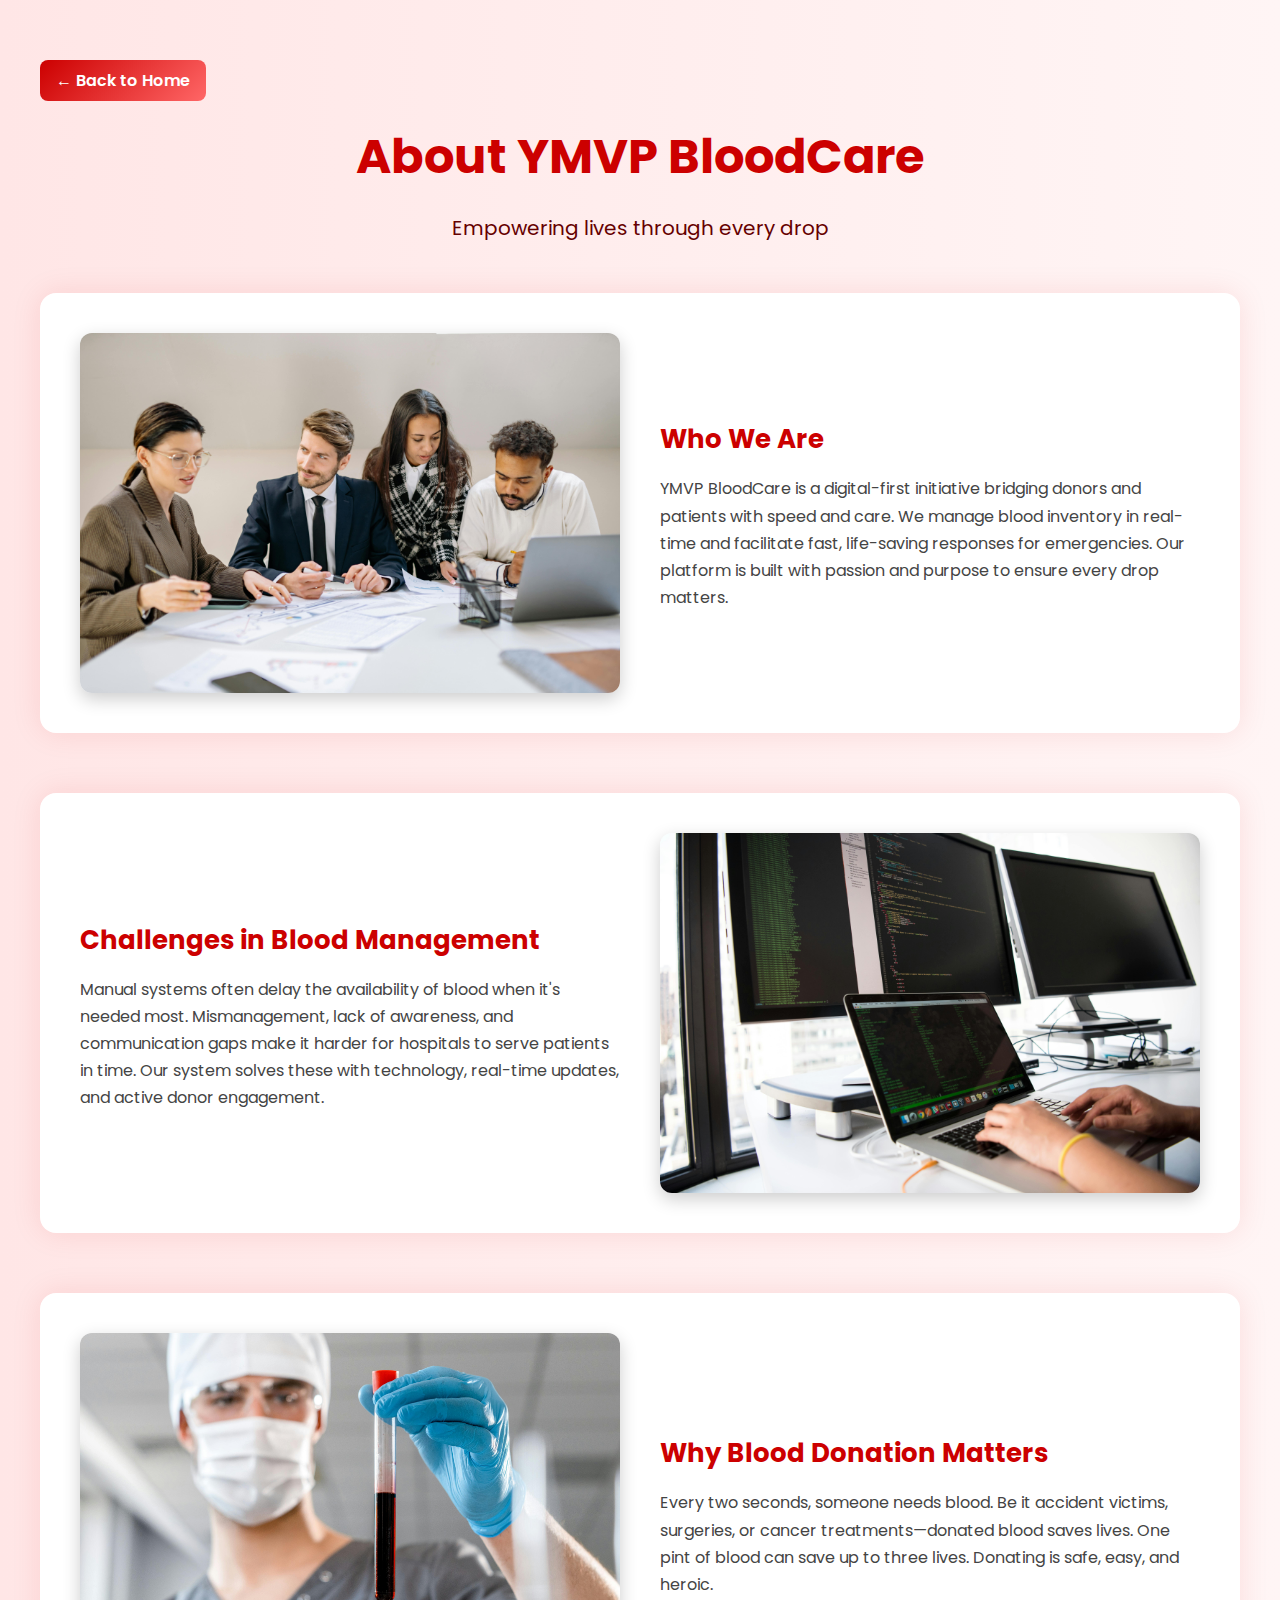
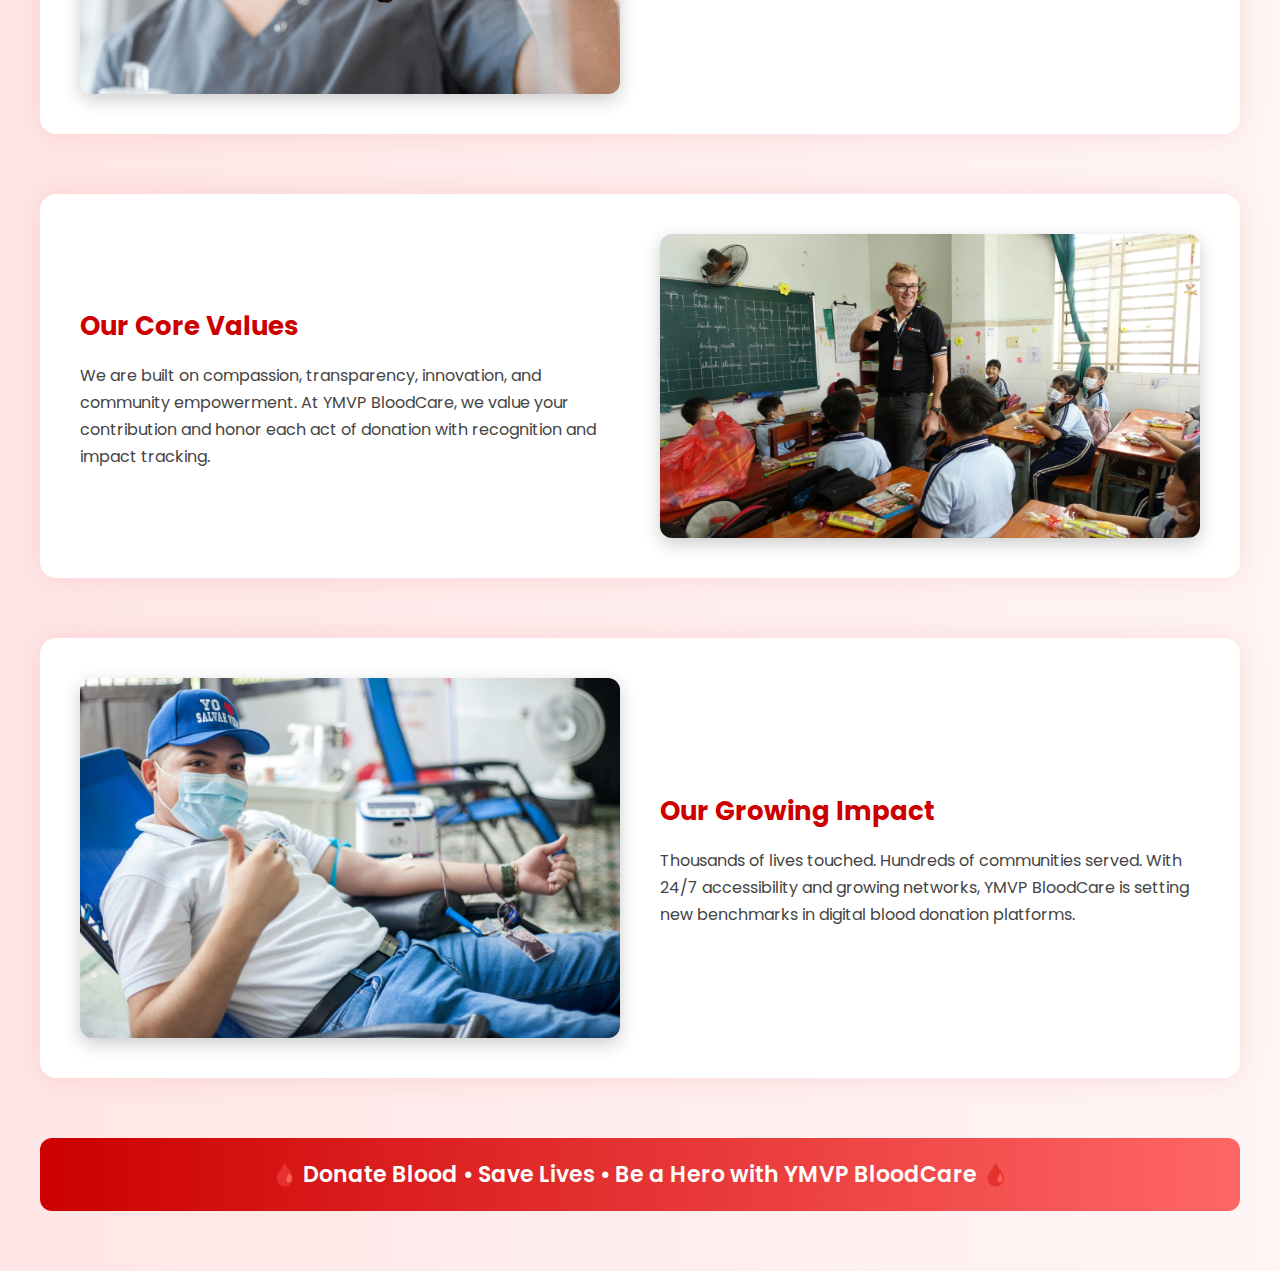
<file: about.html>
<!DOCTYPE html>
<html lang="en">
<head>
  <meta charset="UTF-8" />
  <meta name="viewport" content="width=device-width, initial-scale=1.0"/>
  <title>About Us - YMVP BloodCare</title>
  <link href="https://fonts.googleapis.com/css2?family=Poppins:wght@400;600;700&display=swap" rel="stylesheet">
  <style>
    body {
      margin: 0;
      padding: 0;
      font-family: 'Poppins', sans-serif;
      background: linear-gradient(to right, #ffe6e6, #fff5f5);
      color: #333;
    }

    .about-wrapper {
      max-width: 1200px;
      margin: auto;
      padding: 60px 30px;
    }

    /* Back Button */
    .back-button {
      display: inline-block;
      margin-bottom: 20px;
      padding: 8px 16px;
      background: linear-gradient(135deg, #cc0000, #ff6666);
      color: white;
      font-weight: 600;
      border-radius: 8px;
      text-decoration: none;
      transition: background 0.3s ease;
    }

    .back-button:hover {
      background: linear-gradient(135deg, #ff4d4d, #cc0000);
    }

    .heading {
      text-align: center;
      font-size: 48px;
      font-weight: 700;
      color: #cc0000;
      margin-bottom: 20px;
      animation: fadeInDown 1s ease;
    }

    .sub-heading {
      text-align: center;
      font-size: 20px;
      color: #660000;
      margin-bottom: 50px;
    }

    .content-section {
      display: grid;
      grid-template-columns: 1fr 1fr;
      align-items: center;
      gap: 40px;
      margin-bottom: 60px;
      background: #fff;
      padding: 40px;
      border-radius: 16px;
      box-shadow: 0 0 30px rgba(204, 0, 0, 0.1);
      transition: transform 0.3s;
    }

    .content-section:hover {
      transform: translateY(-4px);
    }

    .content-section img {
      width: 100%;
      border-radius: 12px;
      box-shadow: 0 6px 18px rgba(0,0,0,0.2);
    }

    .text-content h2 {
      font-size: 26px;
      color: #cc0000;
      margin-bottom: 15px;
    }

    .text-content p {
      font-size: 16px;
      color: #444;
      line-height: 1.7;
    }

    .highlight-banner {
      background: linear-gradient(90deg, #cc0000, #ff6666);
      color: white;
      text-align: center;
      font-size: 22px;
      font-weight: 600;
      padding: 20px;
      border-radius: 12px;
      margin-top: 60px;
      animation: pulse 2.5s infinite;
    }

    @keyframes fadeInDown {
      from { opacity: 0; transform: translateY(-50px); }
      to { opacity: 1; transform: translateY(0); }
    }

    @keyframes pulse {
      0% { transform: scale(1); }
      50% { transform: scale(1.02); }
      100% { transform: scale(1); }
    }

    @media (max-width: 768px) {
      .content-section {
        grid-template-columns: 1fr;
        text-align: center;
      }
    }
  </style>
</head>
<body>

  <div class="about-wrapper">
    <a href="index.html" class="back-button">← Back to Home</a>
    
    <div class="heading">About YMVP BloodCare</div>
    <div class="sub-heading">Empowering lives through every drop</div>

    <div class="content-section">
      <img src="img13.jpg" alt="Team Blood Donation">
      <div class="text-content">
        <h2>Who We Are</h2>
        <p>YMVP BloodCare is a digital-first initiative bridging donors and patients with speed and care. We manage blood inventory in real-time and facilitate fast, life-saving responses for emergencies. Our platform is built with passion and purpose to ensure every drop matters.</p>
      </div>
    </div>

    <div class="content-section">
      <div class="text-content">
        <h2>Challenges in Blood Management</h2>
        <p>Manual systems often delay the availability of blood when it's needed most. Mismanagement, lack of awareness, and communication gaps make it harder for hospitals to serve patients in time. Our system solves these with technology, real-time updates, and active donor engagement.</p>
      </div>
      <img src="img10.jpg" alt="Blood Bank Challenges">
    </div>

    <div class="content-section">
      <img src="img8.jpg" alt="Why Donate Blood">
      <div class="text-content">
        <h2>Why Blood Donation Matters</h2>
        <p>Every two seconds, someone needs blood. Be it accident victims, surgeries, or cancer treatments—donated blood saves lives. One pint of blood can save up to three lives. Donating is safe, easy, and heroic.</p>
      </div>
    </div>

    <div class="content-section">
      <div class="text-content">
        <h2>Our Core Values</h2>
        <p>We are built on compassion, transparency, innovation, and community empowerment. At YMVP BloodCare, we value your contribution and honor each act of donation with recognition and impact tracking.</p>
      </div>
      <img src="img11.jpg" alt="Our Mission">
    </div>

    <div class="content-section">
      <img src="img12.jpg" alt="Our Impact">
      <div class="text-content">
        <h2>Our Growing Impact</h2>
        <p>Thousands of lives touched. Hundreds of communities served. With 24/7 accessibility and growing networks, YMVP BloodCare is setting new benchmarks in digital blood donation platforms.</p>
      </div>
    </div>

    <div class="highlight-banner">
      🩸 Donate Blood • Save Lives • Be a Hero with YMVP BloodCare 🩸
    </div>
  </div>

</body>
</html>
</file>
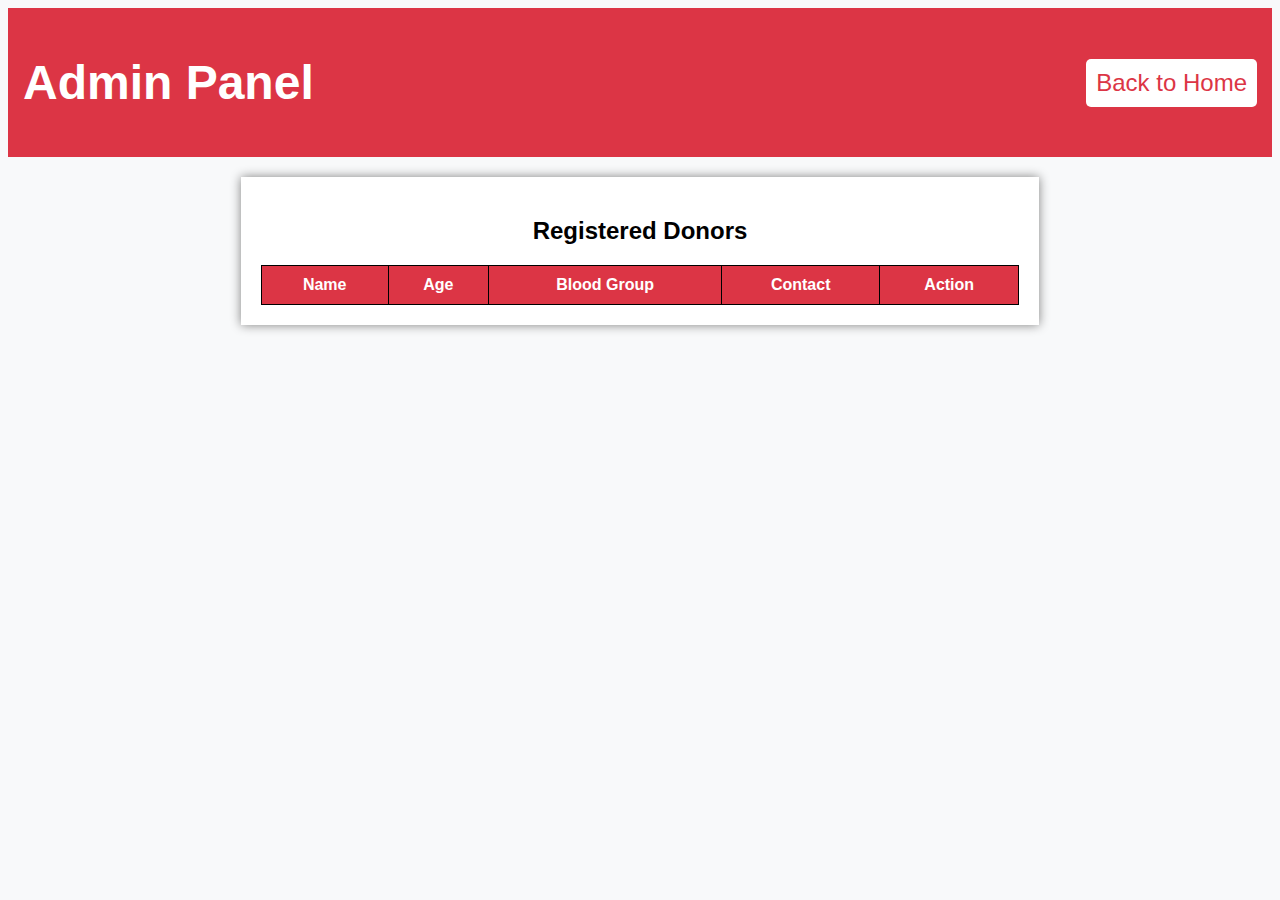
<file: admin.html>
<!DOCTYPE html>
<html lang="en">
<head>
    <meta charset="UTF-8">
    <meta name="viewport" content="width=device-width, initial-scale=1.0">
    <title>Admin Panel - Blood Bank</title>
    <link rel="stylesheet" href="style1.css">
</head>
<body>

    <header>
        <h1>Admin Panel</h1>
        <a href="blood.html" class="admin-btn">Back to Home</a>
    </header>

    <section class="container">
        <h2>Registered Donors</h2>
        <table>
            <thead>
                <tr>
                    <th>Name</th>
                    <th>Age</th>
                    <th>Blood Group</th>
                    <th>Contact</th>
                    <th>Action</th>
                </tr>
            </thead>
            <tbody id="adminDonorList"></tbody>
        </table>
    </section>

    <script src="script.js"></script>
</body>
</html>
</file>
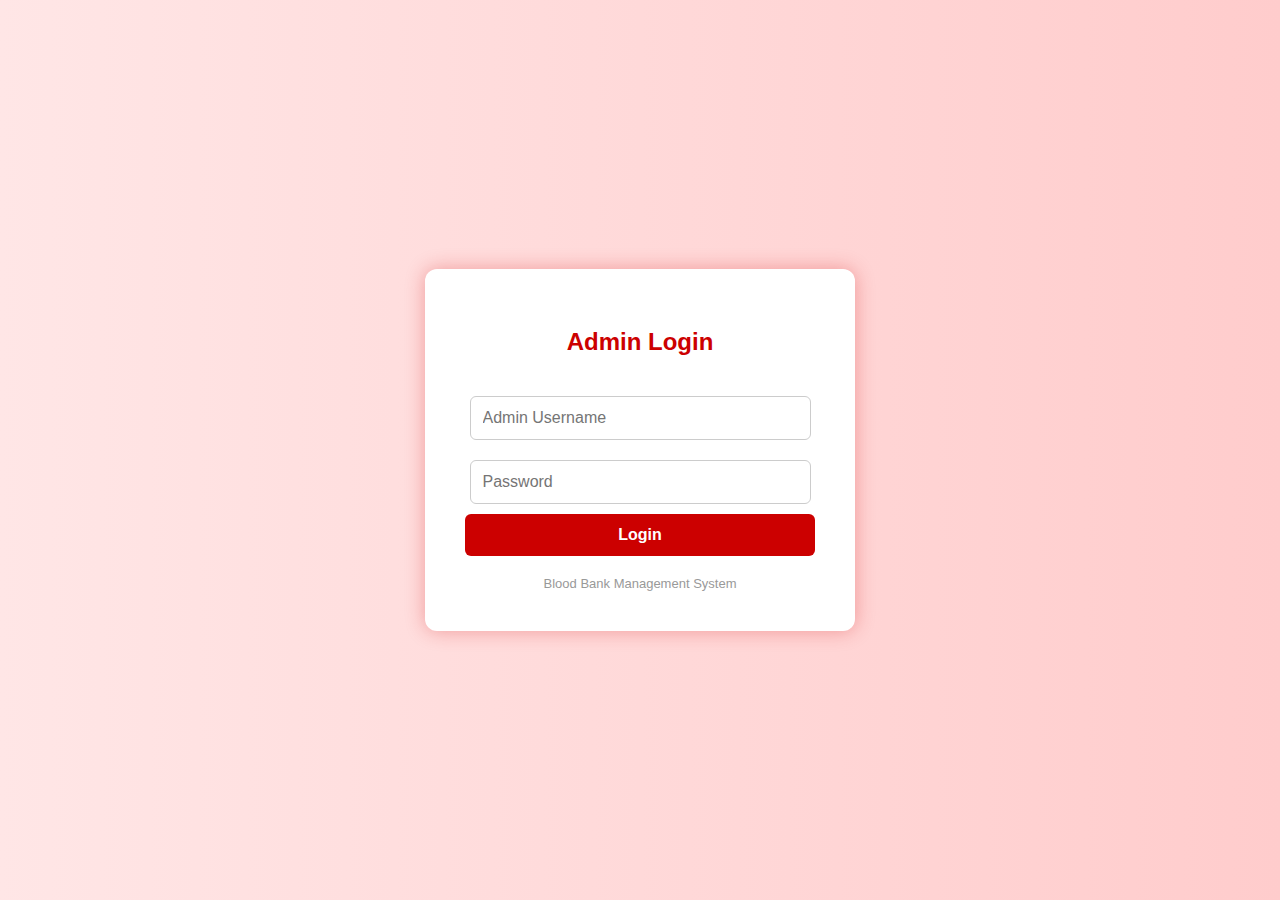
<file: admin_login.html>
<!DOCTYPE html>
<html lang="en">
<head>
    <meta charset="UTF-8">
    <title>Admin Login</title>
    <style>
        body {
            margin: 0;
            font-family: 'Segoe UI', sans-serif;
            background: linear-gradient(to right, #ffe6e6, #ffcccc);
            display: flex;
            justify-content: center;
            align-items: center;
            height: 100vh;
        }

        .login-container {
            background-color: white;
            padding: 40px;
            border-radius: 12px;
            box-shadow: 0 0 20px rgba(204, 0, 0, 0.3);
            text-align: center;
            width: 350px;
        }

        h2 {
            color: #cc0000;
            margin-bottom: 30px;
        }

        input[type="text"], input[type="password"] {
            width: 90%;
            padding: 12px;
            margin: 10px 0;
            border: 1px solid #ccc;
            border-radius: 6px;
            font-size: 16px;
        }

        input[type="submit"] {
            width: 100%;
            padding: 12px;
            background-color: #cc0000;
            color: white;
            font-weight: bold;
            border: none;
            border-radius: 6px;
            cursor: pointer;
            font-size: 16px;
            transition: background-color 0.3s ease;
        }

        input[type="submit"]:hover {
            background-color: #a30000;
        }

        .footer {
            margin-top: 20px;
            font-size: 13px;
            color: #999;
        }
    </style>
</head>
<body>
    <div class="login-container">
        <h2>Admin Login</h2>
        <form method="post" action="admin_login.php">
            <input type="text" name="username" placeholder="Admin Username" required><br>
            <input type="password" name="password" placeholder="Password" required><br>
            <input type="submit" value="Login">
        </form>
        <div class="footer">
            Blood Bank Management System
        </div>
    </div>
</body>
</html>
</file>
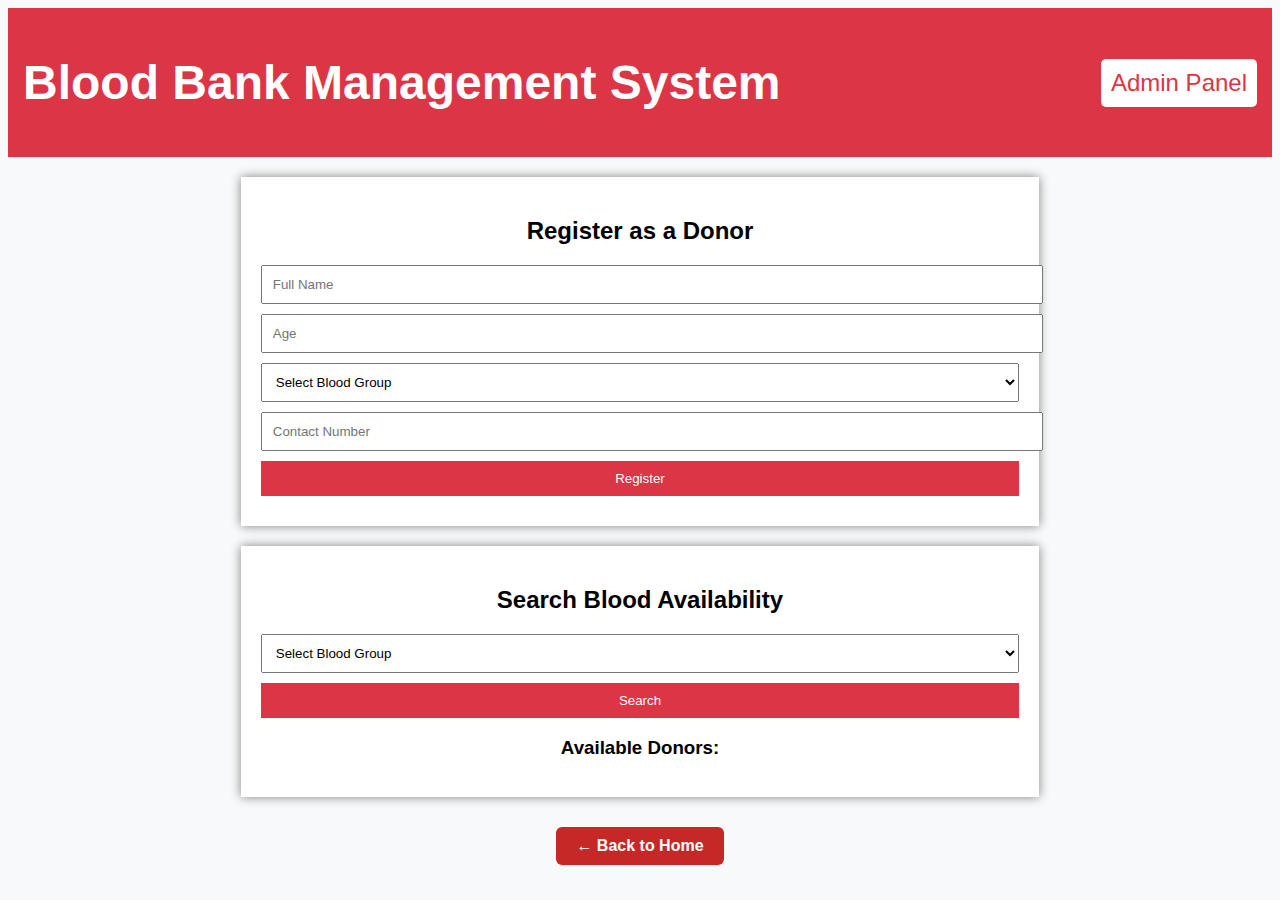
<file: blood.html>
<!DOCTYPE html>
<html lang="en">
<head>
    <meta charset="UTF-8">
    <meta name="viewport" content="width=device-width, initial-scale=1.0">
    <title>Blood Bank Management Project</title>
    <link rel="stylesheet" href="style1.css">
</head>
<body>

    <header>
        <h1>Blood Bank Management System</h1>
        <a href="online_admin.html" class="admin-btn">Admin Panel</a>
    </header>

    <section class="container">
        <h2>Register as a Donor</h2>
        <form id="donorForm">
            <input type="text" id="name" placeholder="Full Name" required>
            <input type="number" id="age" placeholder="Age" required>
            <select id="bloodGroup" required>
                <option value="">Select Blood Group</option>
                <option value="A+">A+</option>
                <option value="A-">A-</option>
                <option value="B+">B+</option>
                <option value="B-">B-</option>
                <option value="O+">O+</option>
                <option value="O-">O-</option>
                <option value="AB+">AB+</option>
                <option value="AB-">AB-</option>
            </select>
            <input type="text" id="contact" placeholder="Contact Number" required>
            <button type="submit">Register</button>
        </form>
    </section>

    <section class="container">
        <h2>Search Blood Availability</h2>
        <select id="searchBloodGroup">
            <option value="">Select Blood Group</option>
            <option value="A+">A+</option>
            <option value="A-">A-</option>
            <option value="B+">B+</option>
            <option value="B-">B-</option>
            <option value="O+">O+</option>
            <option value="O-">O-</option>
            <option value="AB+">AB+</option>
            <option value="AB-">AB-</option>
        </select>
        <button onclick="searchBlood()">Search</button>

        <h3>Available Donors:</h3>
        <ul id="donorList"></ul>
    </section>

    <!-- 🔙 Back to Home Button -->
    <div style="text-align: center; margin-top: 30px;">
        <a href="index.html" style="
            display: inline-block;
            background-color: #c62828;
            color: white;
            padding: 10px 20px;
            border-radius: 6px;
            text-decoration: none;
            font-weight: bold;
            transition: background-color 0.3s ease;
        " onmouseover="this.style.backgroundColor='#b71c1c'" onmouseout="this.style.backgroundColor='#c62828'">
            ← Back to Home
        </a>
    </div>

    <script src="script.js"></script>
</body>
</html>
</file>
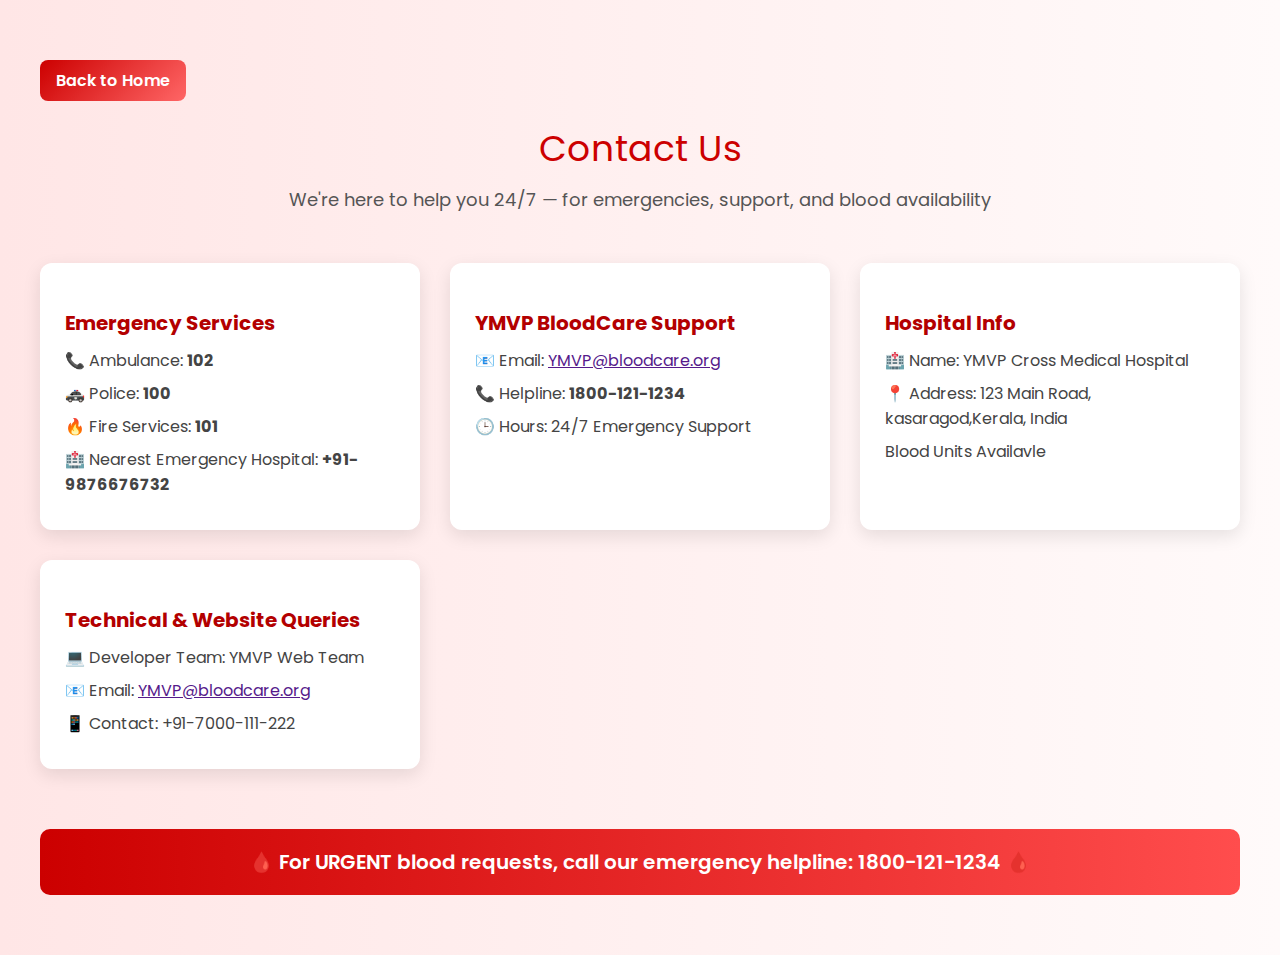
<file: contact.html>
<!DOCTYPE html>
<html lang="en">
<head>
  <meta charset="UTF-8" />
  <meta name="viewport" content="width=device-width, initial-scale=1.0"/>
  <title>Contact Us - YMVP BloodCare</title>
  <link href="https://fonts.googleapis.com/css2?family=Poppins:wght@400;600&display=swap" rel="stylesheet">
  <style>
    body {
      font-family: 'Poppins', sans-serif;
      margin: 0;
      background: linear-gradient(to right, #ffe6e6, #fffafa);
      color: #333;
    }

    .contact-wrapper {
      max-width: 1200px;
      margin: auto;
      padding: 60px 30px;
    }

    /* Back Button */
    .back-button {
      display: inline-block;
      margin-bottom: 20px;
      padding: 8px 16px;
      background: linear-gradient(135deg, #cc0000, #ff6666);
      color: white;
      font-weight: 600;
      border-radius: 8px;
      text-decoration: none;
      transition: background 0.3s ease;
    }

    .back-button:hover {
      background: linear-gradient(135deg, #ff4d4d, #cc0000);
    }

    .page-title {
      text-align: center;
      font-size: 36px;
      color: #cc0000;
      margin-bottom: 10px;
    }

    .sub-title {
      text-align: center;
      font-size: 18px;
      color: #555;
      margin-bottom: 50px;
    }

    .contact-grid {
      display: grid;
      grid-template-columns: repeat(auto-fit, minmax(280px, 1fr));
      gap: 30px;
    }

    .contact-card {
      background: #fff;
      border-radius: 12px;
      padding: 25px;
      box-shadow: 0 6px 18px rgba(0,0,0,0.1);
      transition: 0.3s ease;
    }

    .contact-card:hover {
      transform: translateY(-5px);
      box-shadow: 0 8px 25px rgba(204, 0, 0, 0.2);
    }

    .contact-card h3 {
      color: #b30000;
      margin-bottom: 10px;
      font-size: 20px;
    }

    .contact-card p {
      margin: 8px 0;
      font-size: 16px;
      color: #444;
    }

    .emergency-banner {
      background: linear-gradient(90deg, #cc0000, #ff4d4d);
      color: white;
      text-align: center;
      padding: 18px;
      font-size: 20px;
      font-weight: 600;
      border-radius: 10px;
      margin-top: 60px;
    }

    @media (max-width: 768px) {
      .page-title {
        font-size: 28px;
      }
    }
  </style>
</head>
<body>

  <div class="contact-wrapper">
    <a href="index.html" class="back-button">Back to Home</a>

    <div class="page-title">Contact Us</div>
    <div class="sub-title">We're here to help you 24/7 — for emergencies, support, and blood availability</div>

    <div class="contact-grid">

      <div class="contact-card">
        <h3>Emergency Services</h3>
        <p>📞 Ambulance: <strong>102</strong></p>
        <p>🚓 Police: <strong>100</strong></p>
        <p>🔥 Fire Services: <strong>101</strong></p>
        <p>🏥 Nearest Emergency Hospital: <strong>+91-9876676732</strong></p>
      </div>

      <div class="contact-card">
        <h3>YMVP BloodCare Support</h3>
        <p>📧 Email: <a href="">YMVP@bloodcare.org</a></p>
        <p>📞 Helpline: <strong>1800-121-1234</strong></p>
        <p>🕒 Hours: 24/7 Emergency Support</p>
      </div>

      <div class="contact-card">
        <h3>Hospital Info</h3>
        <p>🏥 Name: YMVP Cross Medical Hospital</p>
        <p>📍 Address: 123 Main Road, kasaragod,Kerala, India</p>
        <p>Blood Units Availavle</p>
      </div>

      <div class="contact-card">
        <h3>Technical & Website Queries</h3>
        <p>💻 Developer Team: YMVP Web Team</p>
        <p>📧 Email: <a href="">YMVP@bloodcare.org</a></p>
        <p>📱 Contact: +91-7000-111-222</p>
      </div>

    </div>

    <div class="emergency-banner">
      🩸 For URGENT blood requests, call our emergency helpline: 1800-121-1234 🩸
    </div>
  </div>

</body>
</html>
</file>
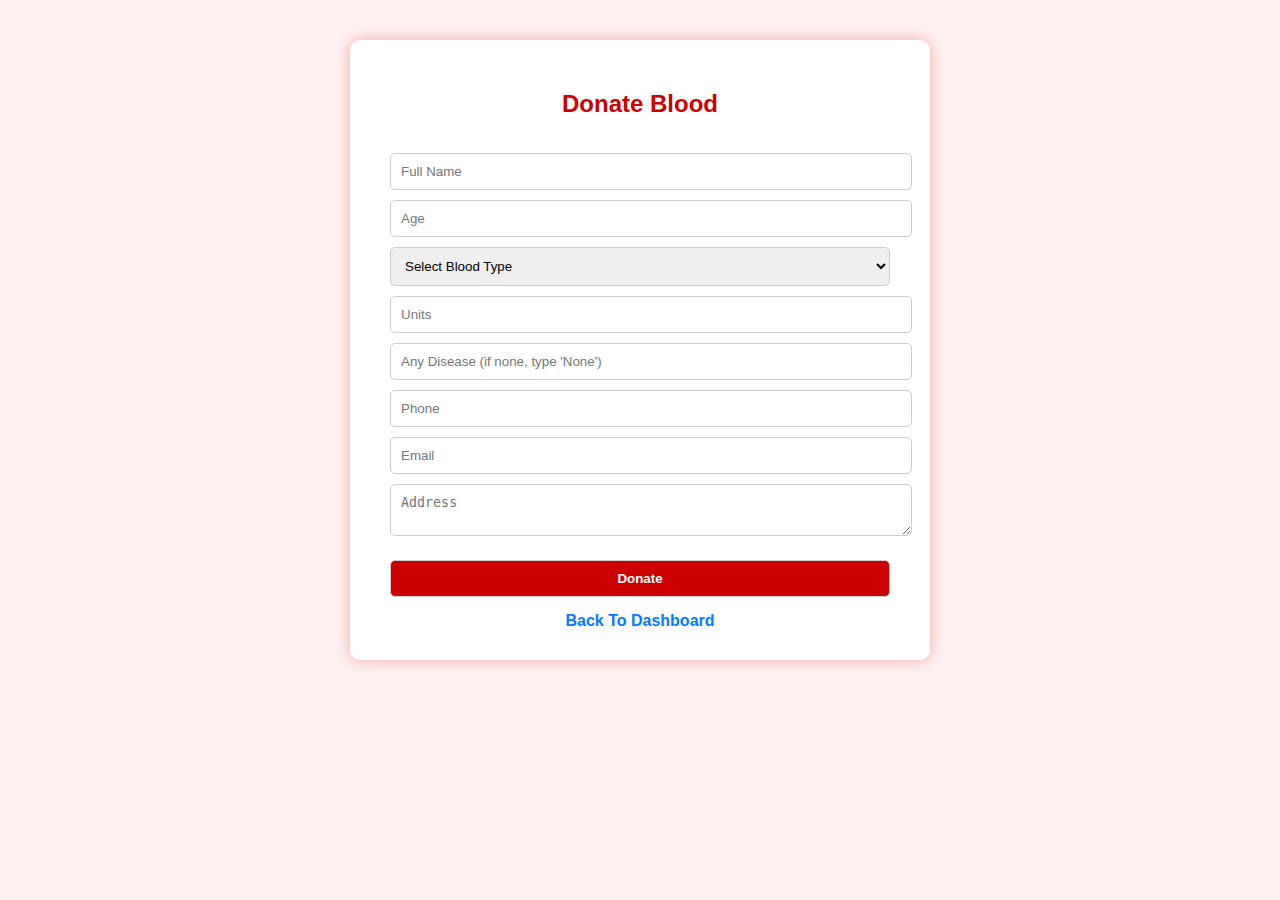
<file: donate.html>
<!DOCTYPE html>
<html>
<head>
    <title>Donate Blood</title>
    <style>
        body {
            font-family: 'Segoe UI', sans-serif;
            background-color: #fff0f0;
            margin: 0;
            padding: 40px;
            display: flex;
            justify-content: center;
            align-items: center;
        }

        .form-container {
            width: 500px;
            background: #ffffff;
            padding: 30px 40px;
            border-radius: 10px;
            box-shadow: 0 0 15px rgba(204, 0, 0, 0.3);
        }

        h2 {
            text-align: center;
            color: #cc0000;
            margin-bottom: 25px;
        }

        input, select, textarea {
            width: 100%;
            padding: 10px;
            margin-top: 10px;
            border: 1px solid #ccc;
            border-radius: 5px;
        }

        textarea {
            resize: vertical;
        }

        input[type="submit"] {
            background-color: #cc0000;
            color: white;
            font-weight: bold;
            cursor: pointer;
            margin-top: 20px;
        }

        input[type="submit"]:hover {
            background-color: #a30000;
        }

        .back-button {
            display: block;
            margin-top: 15px;
            text-align: center;
        }

        .back-button a {
            color: #007bff;
            text-decoration: none;
            font-weight: bold;
        }

        .back-button a:hover {
            text-decoration: underline;
        }
    </style>
</head>
<body>
    <div class="form-container">
        <h2>Donate Blood</h2>
        <form method="post" action="donate.php" onsubmit="return validateAge()">
            <input type="text" name="name" placeholder="Full Name" required>
            <input type="number" id="age" name="age" placeholder="Age" required>

            <select name="blood_type" required>
                <option value="">Select Blood Type</option>
                <option value="A+">A+</option>
                <option value="A-">A-</option>
                <option value="B+">B+</option>
                <option value="B-">B-</option>
                <option value="AB+">AB+</option>
                <option value="AB-">AB-</option>
                <option value="O+">O+</option>
                <option value="O-">O-</option>
            </select>

            <input type="number" name="units" placeholder="Units" required>
            <input type="text" name="disease" placeholder="Any Disease (if none, type 'None')" required>
            <input type="text" name="phone" placeholder="Phone" required>
            <input type="email" name="email" placeholder="Email" required>
            <textarea name="address" placeholder="Address" required></textarea>

            <input type="submit" value="Donate">
        </form>

        <div class="back-button">
            <a href="dashboard.php">Back To Dashboard</a>
        </div>
    </div>

    <script>
        function validateAge() {
            const age = document.getElementById('age').value;
            if (age < 18) {
                alert("You must be at least 18 years old to donate blood.");
                return false;
            }
            return true;
        }
    </script>
</body>
</html>
</file>
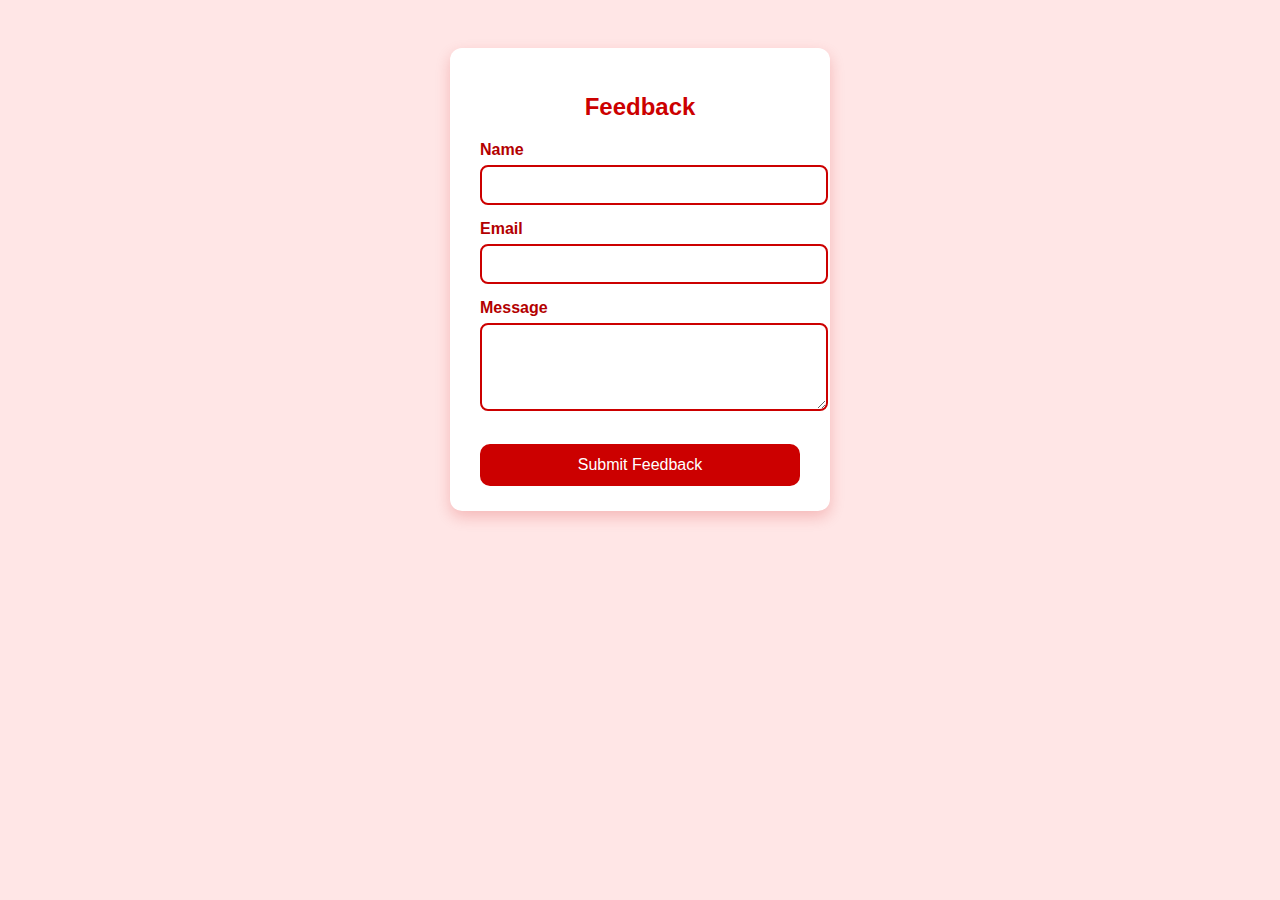
<file: feedback.html>
<!DOCTYPE html>
<html lang="en">
<head>
  <meta charset="UTF-8" />
  <meta name="viewport" content="width=device-width, initial-scale=1" />
  <title>Simple Feedback Form</title>
  <style>
    body {
      font-family: Arial, sans-serif;
      background: #ffe6e6;
      padding: 40px;
      display: flex;
      justify-content: center;
    }
    .feedback-form {
      background: white;
      padding: 25px 30px;
      border-radius: 12px;
      box-shadow: 0 6px 15px rgba(204, 0, 0, 0.2);
      width: 320px;
    }
    h2 {
      text-align: center;
      color: #cc0000;
      margin-bottom: 20px;
    }
    label {
      font-weight: bold;
      display: block;
      margin-top: 15px;
      color: #b30000;
    }
    input, textarea {
      width: 100%;
      padding: 10px 12px;
      margin-top: 6px;
      border: 2px solid #cc0000;
      border-radius: 8px;
      font-size: 14px;
      resize: vertical;
    }
    button {
      background: #cc0000;
      color: white;
      border: none;
      margin-top: 25px;
      padding: 12px;
      font-size: 16px;
      width: 100%;
      border-radius: 10px;
      cursor: pointer;
      transition: background 0.3s;
    }
    button:hover {
      background: #ff4d4d;
    }
    .error {
      color: #cc0000;
      font-size: 13px;
      margin-top: 4px;
    }
  </style>
</head>
<body>

  <form class="feedback-form" id="feedbackForm" onsubmit="return validateForm()">
    <h2>Feedback</h2>

    <label for="name">Name</label>
    <input type="text" id="name" name="name" />
    <div id="nameError" class="error"></div>

    <label for="email">Email</label>
    <input type="text" id="email" name="email" />
    <div id="emailError" class="error"></div>

    <label for="message">Message</label>
    <textarea id="message" name="message" rows="4"></textarea>
    <div id="messageError" class="error"></div>

    <button type="submit">Submit Feedback</button>
  </form>

  <script>
    function validateForm() {
      // Clear previous errors
      document.getElementById('nameError').textContent = '';
      document.getElementById('emailError').textContent = '';
      document.getElementById('messageError').textContent = '';

      let valid = true;

      const name = document.getElementById('name').value.trim();
      const email = document.getElementById('email').value.trim();
      const message = document.getElementById('message').value.trim();

      if (name === '') {
        document.getElementById('nameError').textContent = 'Please enter your name.';
        valid = false;
      }

      if (email === '') {
        document.getElementById('emailError').textContent = 'Please enter your email.';
        valid = false;
      } else if (!validateEmail(email)) {
        document.getElementById('emailError').textContent = 'Please enter a valid email.';
        valid = false;
      }

      if (message === '') {
        document.getElementById('messageError').textContent = 'Please enter your message.';
        valid = false;
      }

      if (valid) {
        alert('Thank you for your feedback, ' + name + '!');
        document.getElementById('feedbackForm').reset();
      }

      return false; // prevent actual form submission for demo
    }

    function validateEmail(email) {
      // Simple email regex pattern
      const re = /^[^\s@]+@[^\s@]+\.[^\s@]+$/;
      return re.test(email.toLowerCase());
    }
  </script>

</body>
</html>
</file>
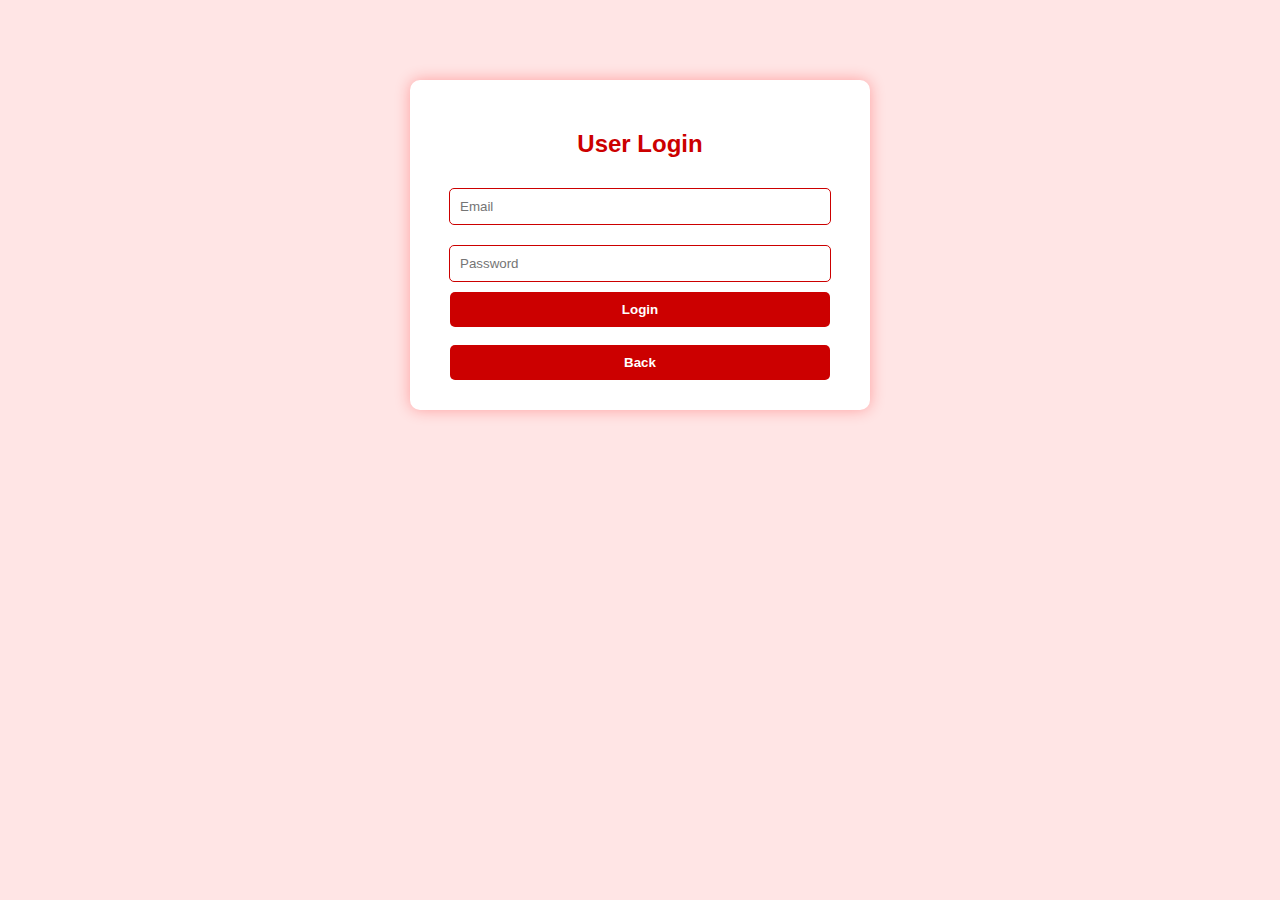
<file: login.html>
<!DOCTYPE html>
<html>
<head>
    <title>User Login</title>
    <style>
        body {
            margin: 0;
            font-family: Arial, sans-serif;
            background: #ffe5e5;
            color: #333;
        }

        .login-container {
            width: 100%;
            max-width: 400px;
            margin: 80px auto;
            padding: 30px;
            background-color: #fff;
            border-radius: 10px;
            box-shadow: 0 0 15px rgba(255, 0, 0, 0.3);
            text-align: center;
        }

        h2 {
            color: #cc0000;
        }

        input[type="email"],
        input[type="password"] {
            width: 90%;
            padding: 10px;
            margin: 10px 0;
            border: 1px solid #cc0000;
            border-radius: 5px;
            outline: none;
        }

        input[type="submit"]{
            width: 95%;
            padding: 10px;
            background-color: #cc0000;
            color: white;
            border: none;
            border-radius: 5px;
            cursor: pointer;
            font-weight: bold;
        }
		input[type="button"]{
		width: 95%;
            padding: 10px;
            background-color: #cc0000;
            color: white;
            border: none;
            border-radius: 5px;
            cursor: pointer;
            font-weight: bold;
		}

        input[type="submit"]:hover {
            background-color: #a30000;
        }


        input[type="button"]:hover {
            background-color: #d32f2f;
        }
    </style>
</head>
<body> 
    <div class="login-container">
        <h2>User Login</h2>
        <form method="post" action="login.php">
            <input type="email" name="email" placeholder="Email" required><br>
            <input type="password" name="password" placeholder="Password" required><br>
            <input type="submit" value="Login"><br><br>
			<input type="button" value="Back" onclick="window.location.href='index.html'">
			
        </form>
    </div>
</body>
</html>
</file>
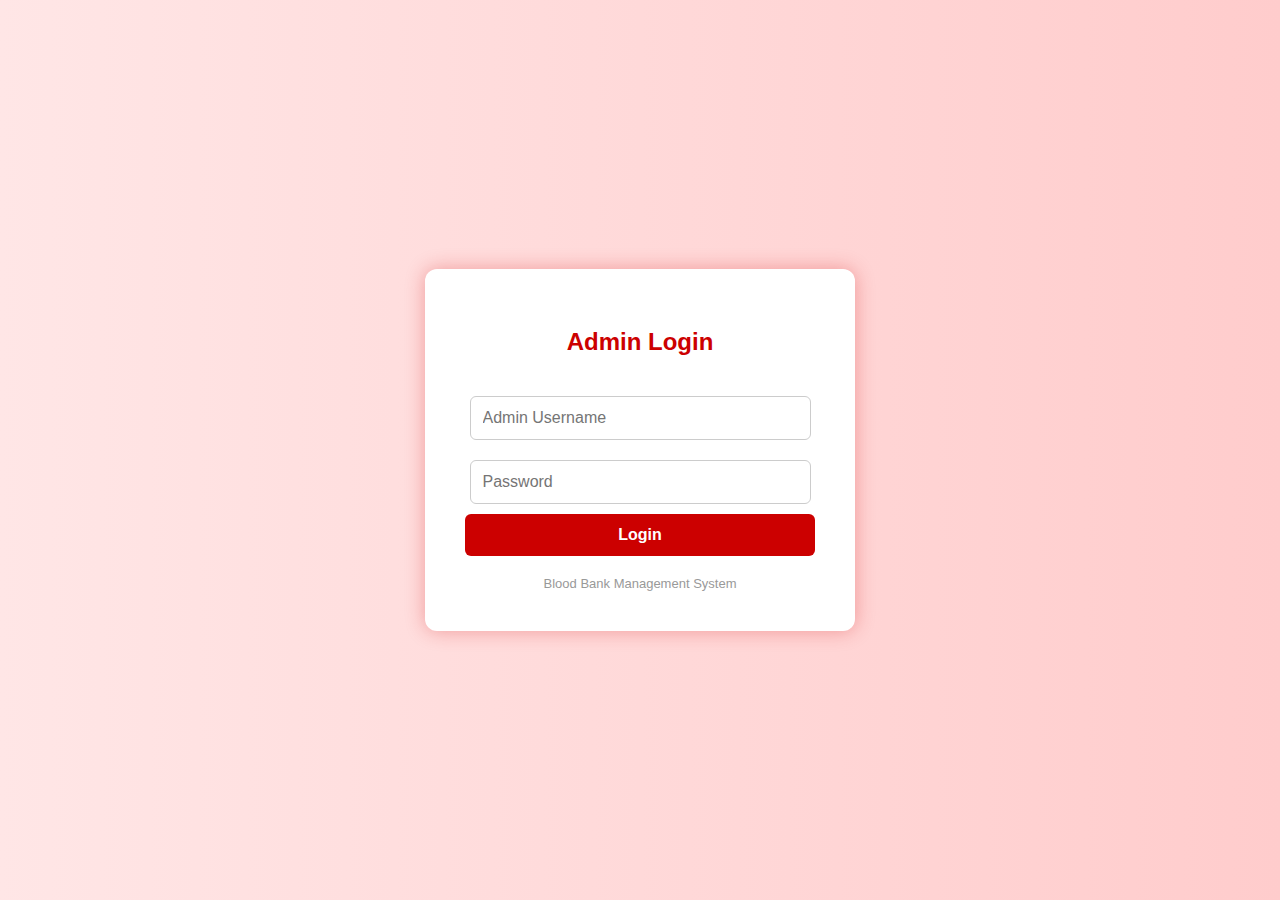
<file: online_admin.html>
<!DOCTYPE html>
<html lang="en">
<head>
    <meta charset="UTF-8">
    <title>Admin Login</title>
    <style>
        body {
            margin: 0;
            font-family: 'Segoe UI', sans-serif;
            background: linear-gradient(to right, #ffe6e6, #ffcccc);
            display: flex;
            justify-content: center;
            align-items: center;
            height: 100vh;
        }

        .login-container {
            background-color: white;
            padding: 40px;
            border-radius: 12px;
            box-shadow: 0 0 20px rgba(204, 0, 0, 0.3);
            text-align: center;
            width: 350px;
        }

        h2 {
            color: #cc0000;
            margin-bottom: 30px;
        }

        input[type="text"], input[type="password"] {
            width: 90%;
            padding: 12px;
            margin: 10px 0;
            border: 1px solid #ccc;
            border-radius: 6px;
            font-size: 16px;
        }

        input[type="submit"] {
            width: 100%;
            padding: 12px;
            background-color: #cc0000;
            color: white;
            font-weight: bold;
            border: none;
            border-radius: 6px;
            cursor: pointer;
            font-size: 16px;
            transition: background-color 0.3s ease;
        }

        input[type="submit"]:hover {
            background-color: #a30000;
        }

        .footer {
            margin-top: 20px;
            font-size: 13px;
            color: #999;
        }
    </style>
</head>
<body>
    <div class="login-container">
        <h2>Admin Login</h2>
        <form method="post" action="online_admin.php">
            <input type="text" name="username" placeholder="Admin Username" required><br>
            <input type="password" name="password" placeholder="Password" required><br>
            <input type="submit" value="Login">
        </form>
        <div class="footer">
            Blood Bank Management System
        </div>
    </div>
</body>
</html>
</file>
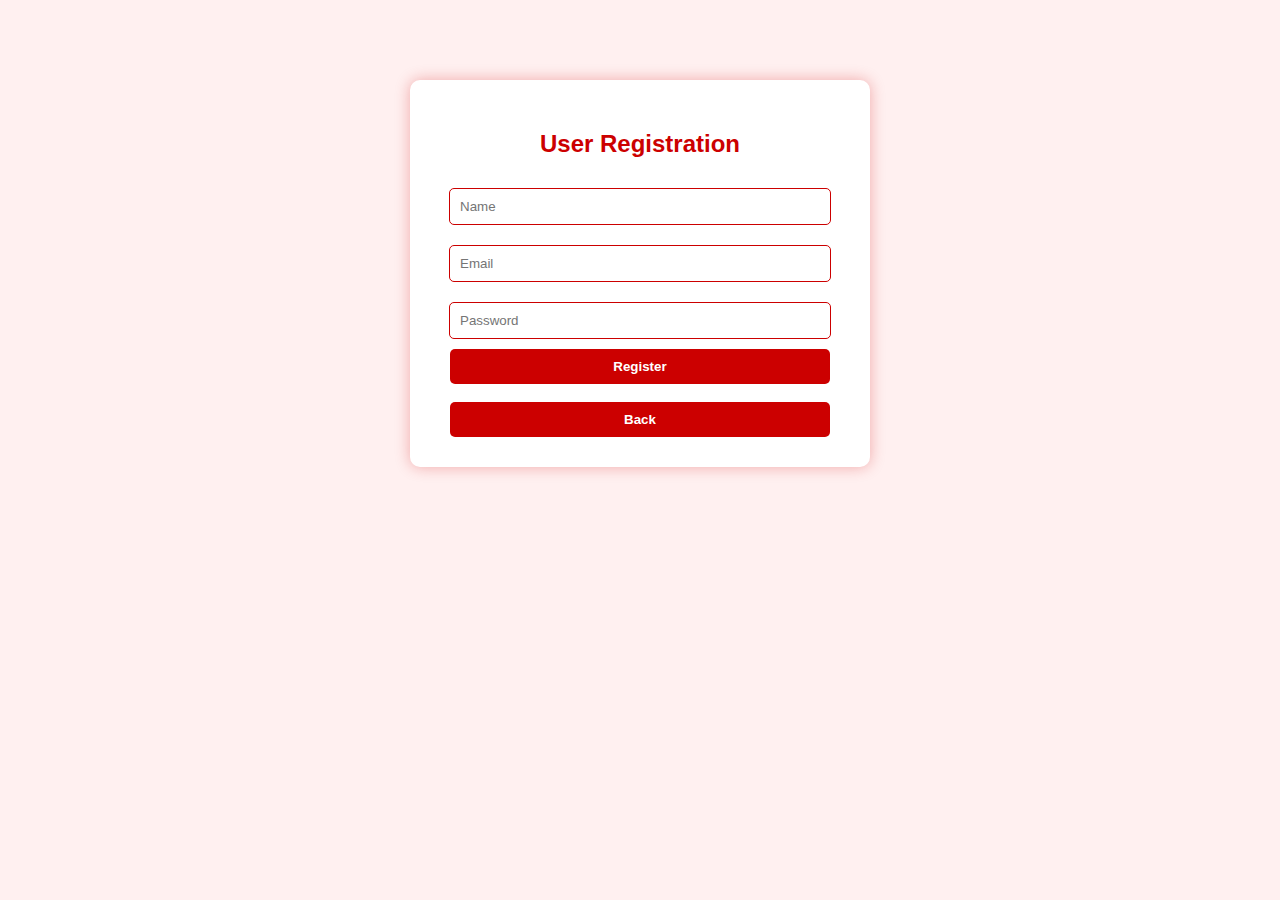
<file: register.html>
<!DOCTYPE html>
<html>
<head>
    <title>User Registration</title>
    <style>
        body {
            margin: 0;
            font-family: Arial, sans-serif;
            background: #fff0f0;
            color: #333;
        }

        .register-container {
            width: 100%;
            max-width: 400px;
            margin: 80px auto;
            padding: 30px;
            background-color: #ffffff;
            border-radius: 10px;
            box-shadow: 0 0 15px rgba(204, 0, 0, 0.3);
            text-align: center;
        }

        h2 {
            color: #cc0000;
            margin-bottom: 20px;
        }

        input[type="text"],
        input[type="email"],
        input[type="password"] {
            width: 90%;
            padding: 10px;
            margin: 10px 0;
            border: 1px solid #cc0000;
            border-radius: 5px;
            outline: none;
        }

        input[type="submit"] {
            width: 95%;
            padding: 10px;
            background-color: #cc0000;
            color: white;
            border: none;
            border-radius: 5px;
            cursor: pointer;
            font-weight: bold;
        }

        input[type="submit"]:hover {
            background-color: #a30000;
        }

        input[type="button"]{
		width: 95%;
            padding: 10px;
            background-color: #cc0000;
            color: white;
            border: none;
            border-radius: 5px;
            cursor: pointer;
            font-weight: bold;
		}

        input[type="button"]:hover {
            background-color: #d32f2f;
        }
    </style>
</head>
<body>
    <div class="register-container">
        <h2>User Registration</h2>
        <form method="post" action="register.php">
            <input type="text" name="name" placeholder="Name" required><br>
            <input type="email" name="email" placeholder="Email" required><br>
            <input type="password" name="password" placeholder="Password" required><br>
            <input type="submit" value="Register"><br><br>
			<input type="button" value="Back" onclick="window.location.href='index.html'">
        </form>
    </div>
</body>
</html>
</file>
<file: style1.css>
body {
    font-family: Arial, sans-serif;
    text-align: center;
    background-color: #f8f9fa;
}

header {
    background-color: #dc3545;
    color: white;
    padding: 15px;
    font-size: 24px;
    display: flex;
    justify-content: space-between;
    align-items: center;
}

.admin-btn {
    background: white;
    color: #dc3545;
    padding: 10px;
    text-decoration: none;
    border-radius: 5px;
}

.container {
    width: 60%;
    margin: 20px auto;
    background: white;
    padding: 20px;
    box-shadow: 0px 0px 10px gray;
}

input, select, button {
    display: block;
    width: 100%;
    margin: 10px 0;
    padding: 10px;
}

button {
    background-color: #dc3545;
    color: white;
    border: none;
    cursor: pointer;
}

button:hover {
    background-color: #c82333;
}

ul {
    list-style-type: none;
    padding: 0;
}

table {
    width: 100%;
    border-collapse: collapse;
}

th, td {
    padding: 10px;
    border: 1px solid black;
    text-align: center;
}

th {
    background-color: #dc3545;
    color: white;
}

.delete-btn {
    background: red;
    color: white;
    padding: 5px;
    border: none;
    cursor: pointer;
}
</file>
